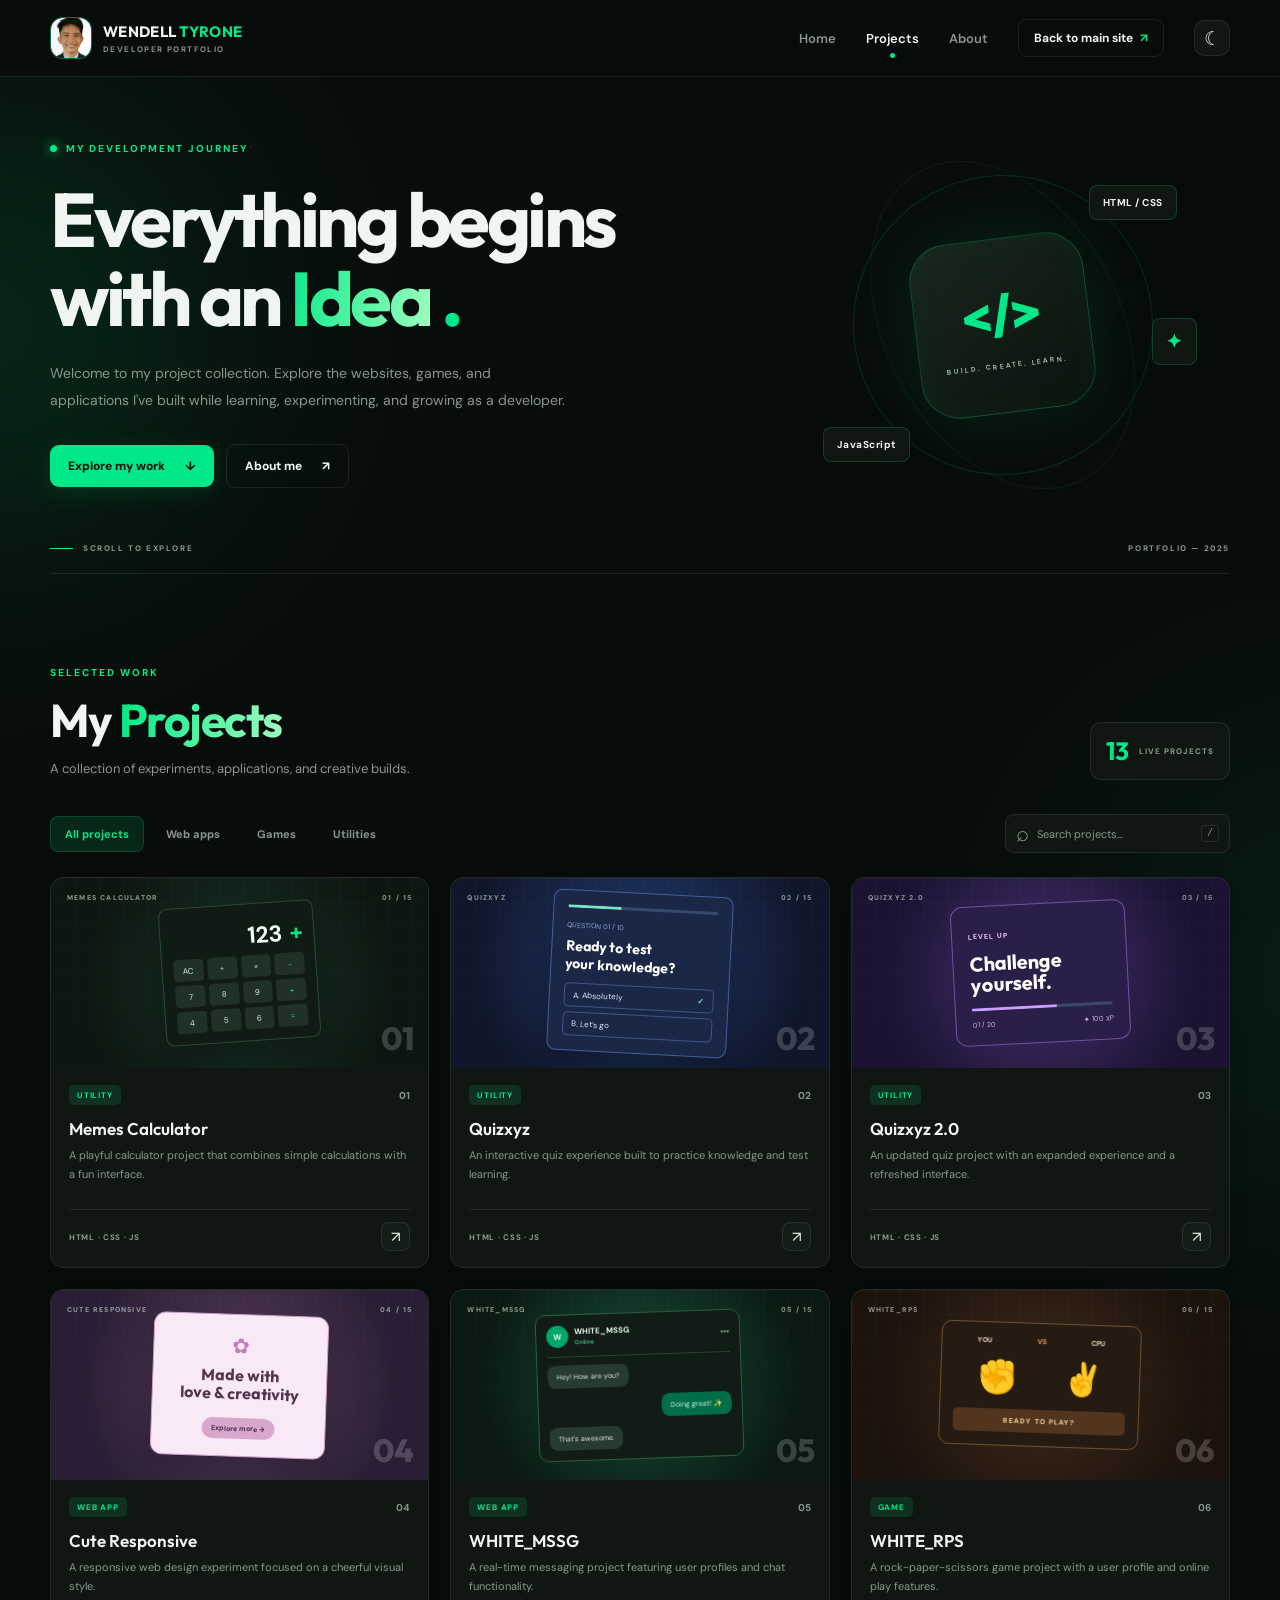
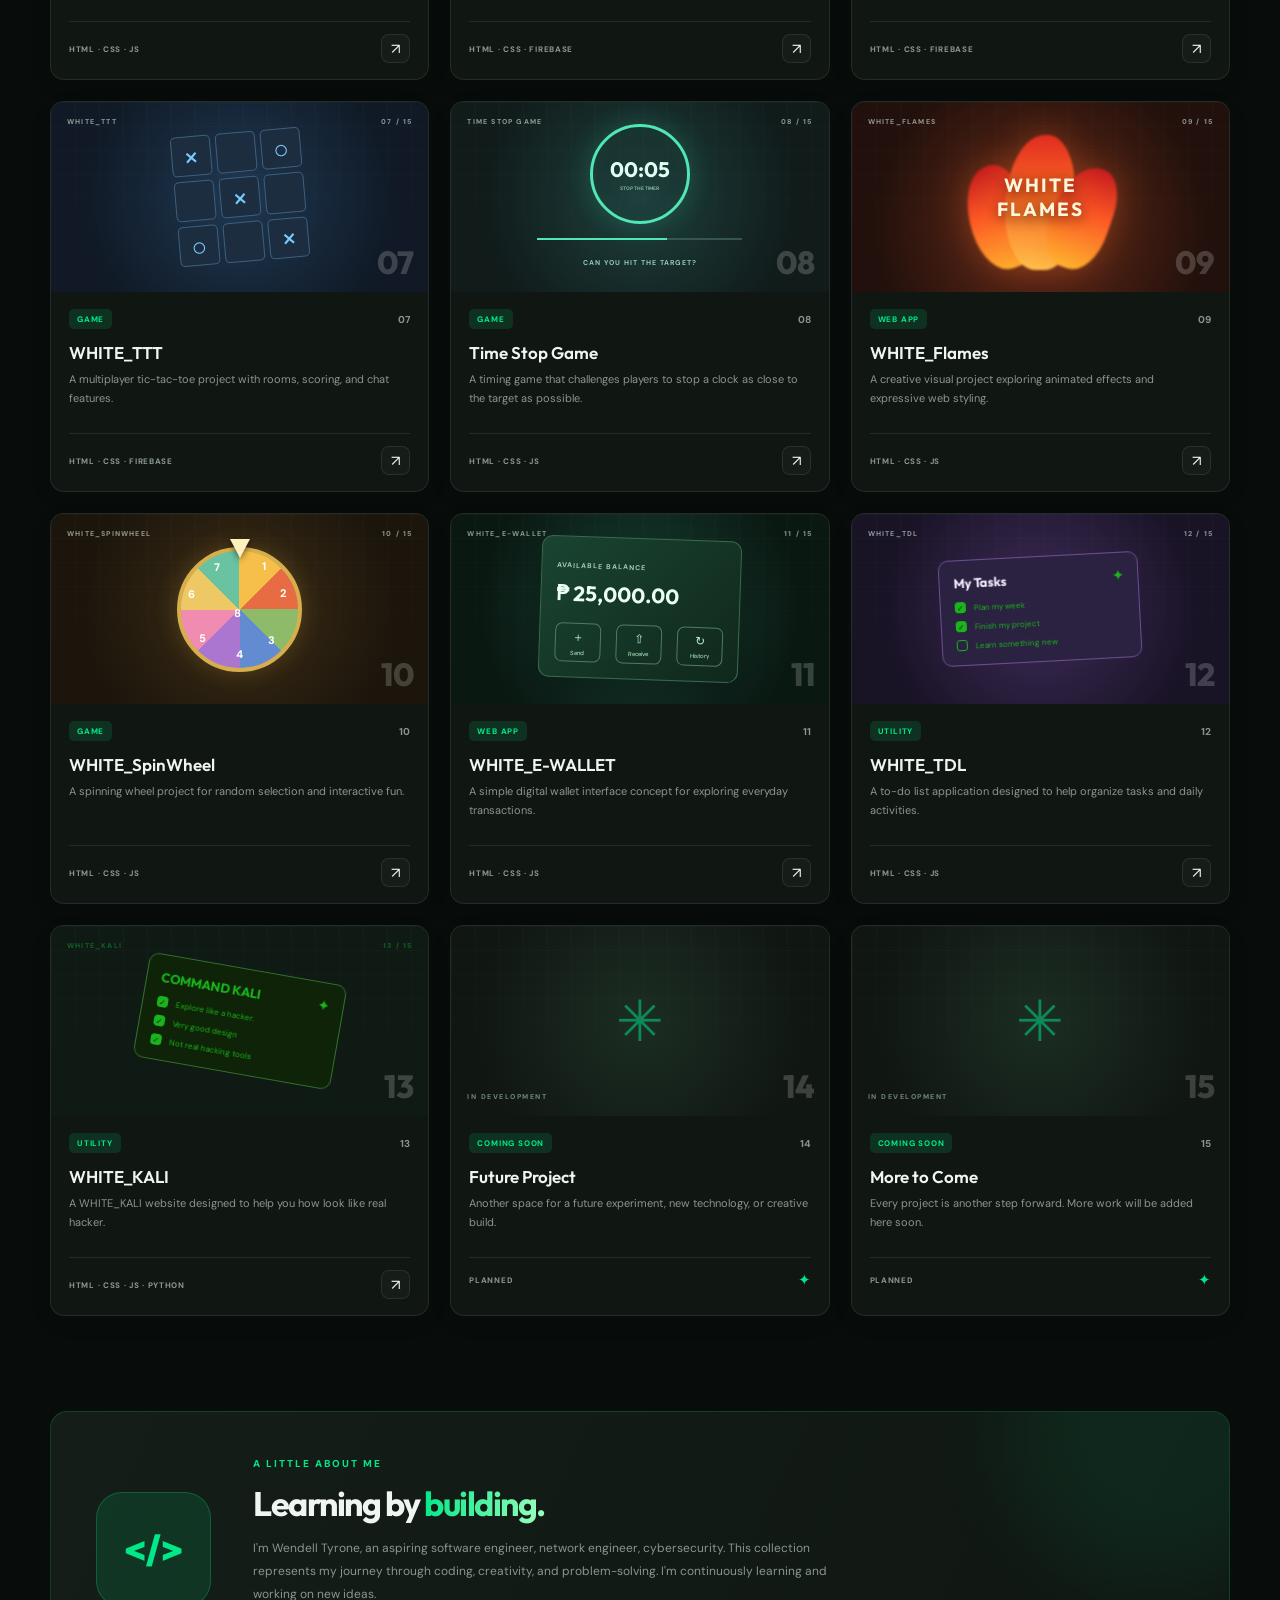
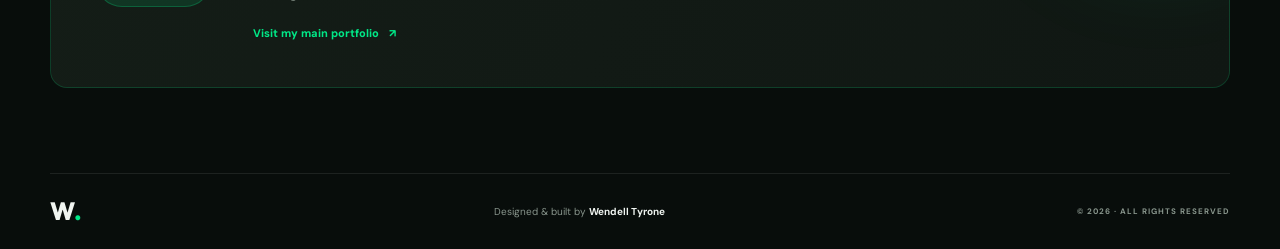
<file: myproject.html>
<!DOCTYPE html>
<html lang="en">

<head>
    <meta charset="UTF-8">
    <meta name="viewport" content="width=device-width, initial-scale=1.0">
    <meta name="theme-color" content="#080d0b">
    <title>Wendell Tyrone | Project Portfolio</title>
    <link rel="icon" href="pfp.jpg">
    <link rel="preconnect" href="https://fonts.googleapis.com">
    <link rel="preconnect" href="https://fonts.gstatic.com" crossorigin>
    <link
        href="https://fonts.googleapis.com/css2?family=DM+Sans:wght@400;500;600;700&family=Outfit:wght@400;500;600;700;800&display=swap"
        rel="stylesheet">



    <style>
        :root {
            --bg: #080d0b;
            --surface: #101713;
            --surface-2: #141d17;
            --surface-3: #1a251e;
            --text: #f0f5f1;
            --muted: #89968d;
            --accent: #00e887;
            --accent-soft: rgba(0, 232, 135, .12);
            --border: rgba(255, 255, 255, .085);
            --header: rgba(8, 13, 11, .82);
            --shadow: 0 18px 55px rgba(0, 0, 0, .2);

            --w1: gold;
        }

        body.light {
            --bg: #f4f8f5;
            --surface: #ffffff;
            --surface-2: #edf3ef;
            --surface-3: #e5eee8;
            --text: #17241b;
            --muted: #66766b;
            --accent: #008e52;
            --accent-soft: rgba(0, 142, 82, .09);
            --border: rgba(16, 42, 25, .12);
            --header: rgba(244, 248, 245, .88);
            --shadow: 0 18px 55px rgba(20, 50, 30, .08);

            --w1: red;
        }

        * {
            margin: 0;
            padding: 0;
            box-sizing: border-box;
        }

        html {
            scroll-behavior: smooth;
            scroll-padding-top: 100px;
        }

        body {
            min-height: 100vh;
            overflow-x: hidden;
            background: var(--bg);
            color: var(--text);
            font-family: "DM Sans", sans-serif;
            transition: background .3s, color .3s;
        }

        button,
        input {
            font: inherit;
        }

        button,
        a {
            -webkit-tap-highlight-color: transparent;
        }

        a {
            color: inherit;
            text-decoration: none;
        }

        button {
            cursor: pointer;
        }

        ::selection {
            background: var(--accent);
            color: #06120b;
        }

        /* BACKGROUND */

        .ambient {
            position: absolute;
            width: 450px;
            height: 450px;
            border-radius: 50%;
            filter: blur(120px);
            opacity: .11;
            pointer-events: none;
            z-index: -1;
        }

        .ambient-one {
            background: #00ff88;
            top: 100px;
            left: -240px;
        }

        .ambient-two {
            background: #009c72;
            top: 750px;
            right: -280px;
        }

        /* NAVIGATION */

        .header {
            position: sticky;
            top: 0;
            z-index: 100;
            background: var(--header);
            border-bottom: 1px solid var(--border);
            backdrop-filter: blur(20px);
            -webkit-backdrop-filter: blur(20px);
        }

        .navbar {
            width: min(1180px, calc(100% - 48px));
            height: 76px;
            margin: auto;
            display: flex;
            align-items: center;
            justify-content: space-between;
        }

        .brand {
            display: flex;
            align-items: center;
            gap: 11px;
        }

        .pfp {
            width: 42px;
            height: 42px;
            object-fit: cover;
            border-radius: 13px;
            border: 1px solid rgba(0, 232, 135, .4);
            background: var(--surface-2);
        }

        .brand-name {
            display: flex;
            flex-direction: column;
            gap: 3px;
        }

        .brand-name strong {
            font-family: "Outfit", sans-serif;
            font-size: 15px;
            letter-spacing: .3px;
        }

        .brand-name strong span {
            color: var(--accent);
        }

        .brand-name small {
            color: var(--muted);
            font-size: 8px;
            font-weight: 700;
            letter-spacing: 1.4px;
        }

        .nav-menu {
            display: flex;
            align-items: center;
            gap: 30px;
        }

        .nav-link {
            color: var(--muted);
            font-size: 13px;
            font-weight: 600;
            transition: color .2s;
        }

        .nav-link:hover,
        .nav-link.active {
            color: var(--text);
        }

        .nav-link.active {
            position: relative;
        }

        .nav-link.active::after {
            content: "";
            position: absolute;
            width: 5px;
            height: 5px;
            border-radius: 50%;
            background: var(--accent);
            left: calc(50% - 2.5px);
            bottom: -11px;
        }

        .nav-home {
            padding: 10px 15px;
            border: 1px solid var(--border);
            border-radius: 9px;
            font-size: 12px;
            font-weight: 700;
            transition: .2s;
        }

        .nav-home span {
            margin-left: 4px;
            color: var(--accent);
        }

        .nav-home:hover {
            background: var(--accent-soft);
            border-color: var(--accent);
        }

        .theme-toggle {
            width: 36px;
            height: 36px;
            border: 1px solid var(--border);
            border-radius: 10px;
            background: var(--surface);
            color: var(--text);
            font-size: 19px;
            transition: .2s;
        }

        .theme-toggle:hover {
            border-color: var(--accent);
            color: var(--accent);
        }

        .menu-toggle {
            display: none;
        }

        /* HERO */

        .hero {
            width: min(1180px, calc(100% - 48px));
            min-height: 490px;
            margin: auto;
            position: relative;
            display: flex;
            align-items: center;
            justify-content: space-between;
            border-bottom: 1px solid var(--border);
        }

        .hero-content {
            position: relative;
            z-index: 2;
            max-width: 660px;
            padding: 65px 0 85px;
        }

        .eyebrow,
        .section-label {
            display: flex;
            align-items: center;
            gap: 9px;
            color: var(--accent);
            font-size: 10px;
            font-weight: 800;
            letter-spacing: 2px;
        }

        .status-dot {
            width: 7px;
            height: 7px;
            background: var(--accent);
            border-radius: 50%;
            box-shadow: 0 0 12px var(--accent);
            animation: pulse 2s infinite;
        }

        @keyframes pulse {

            0%,
            100% {
                opacity: 1;
                box-shadow: 0 0 12px var(--accent);
            }

            50% {
                opacity: .55;
                box-shadow: 0 0 3px var(--accent);
            }
        }

        .hero h1 {
            margin-top: 25px;
            font-family: "Outfit", sans-serif;
            font-size: clamp(45px, 6.2vw, 76px);
            line-height: 1.04;
            font-weight: 700;
            letter-spacing: -3.5px;
        }

        .gradient-text {
            background: linear-gradient(100deg, var(--accent), #9dffbe);
            -webkit-background-clip: text;
            background-clip: text;
            color: transparent;
        }

        .accent-dot {
            color: var(--accent);
        }

        .hero-description {
            max-width: 520px;
            margin-top: 22px;
            color: var(--muted);
            font-size: 14px;
            line-height: 1.9;
        }

        .hero-actions {
            display: flex;
            align-items: center;
            gap: 12px;
            margin-top: 31px;
        }

        .primary-btn,
        .secondary-btn {
            display: inline-flex;
            align-items: center;
            justify-content: center;
            gap: 20px;
            padding: 13px 18px;
            border-radius: 9px;
            font-size: 12px;
            font-weight: 800;
            transition: transform .2s, background .2s, border .2s;
        }

        .primary-btn {
            background: var(--accent);
            color: #06130c;
            box-shadow: 0 5px 25px rgba(0, 232, 135, .13);
        }

        .primary-btn:hover {
            transform: scale(1.08);
            box-shadow: 0 8px 30px rgba(0, 232, 135, .25);
            background-color: gold;
        }

        .secondary-btn {
            border: 1px solid var(--border);
            color: var(--text);
        }

        .secondary-btn:hover {
            border-color: var(--accent);
            background: var(--accent-soft);
        }

        .hero-visual {
            position: absolute;
            right: 4%;
            top: 50%;
            width: 360px;
            height: 360px;
            transform: translateY(-50%);
            display: flex;
            align-items: center;
            justify-content: center;
        }

        .orbit {
            position: absolute;
            border: 1px solid rgba(0, 232, 135, .14);
            border-radius: 50%;
            transform: rotate(-28deg);
        }

        .orbit-one {
            width: 300px;
            height: 300px;
        }

        .orbit-two {
            width: 235px;
            height: 350px;
            border-color: rgba(0, 232, 135, .08);
        }

        .hero-core {
            width: 175px;
            height: 175px;
            border-radius: 38px;
            background: linear-gradient(145deg, #18261e, #0b130e);
            border: 1px solid rgba(0, 232, 135, .25);
            display: flex;
            flex-direction: column;
            justify-content: center;
            align-items: center;
            gap: 13px;
            box-shadow: 0 0 70px rgba(0, 232, 135, .1), inset 0 0 35px rgba(0, 232, 135, .04);
            transform: rotate(-7deg);
        }

        .core-symbol {
            font-family: "Outfit", sans-serif;
            font-size: 53px;
            color: var(--accent);
            font-weight: 800;
        }

        .hero-core>span {
            color: #9cac9f;
            font-size: 7px;
            font-weight: 800;
            letter-spacing: 2px;
        }

        .floating-chip {
            position: absolute;
            padding: 10px 13px;
            border: 1px solid rgba(0, 232, 135, .2);
            border-radius: 8px;
            background: var(--surface);
            box-shadow: var(--shadow);
            color: var(--text);
            font-size: 10px;
            font-weight: 700;
            letter-spacing: .5px;
            animation: float 5s ease-in-out infinite;
        }

        .chip-top {
            top: 40px;
            right: 6px;
        }

        .chip-bottom {
            bottom: 43px;
            left: 0;
            animation-delay: -2s;
        }

        .chip-side {
            top: 48%;
            right: -14px;
            color: var(--accent);
            font-size: 19px;
            animation-delay: -3s;
        }

        @keyframes float {

            0%,
            100% {
                transform: translateY(0);
            }

            50% {
                transform: translateY(-9px);
            }
        }

        .hero-bottom {
            position: absolute;
            left: 0;
            right: 0;
            bottom: 20px;
            display: flex;
            justify-content: space-between;
            color: var(--muted);
            font-size: 8px;
            font-weight: 800;
            letter-spacing: 1.6px;
        }

        .hero-bottom>span:first-child {
            display: flex;
            align-items: center;
            gap: 10px;
        }

        .scroll-line {
            display: inline-block;
            width: 23px;
            height: 1px;
            background: var(--accent);
        }

        /* PROJECT SECTION */

        .projects-section {
            width: min(1180px, calc(100% - 48px));
            margin: auto;
            padding: 92px 0 95px;
        }

        .section-heading {
            display: flex;
            align-items: flex-end;
            justify-content: space-between;
            gap: 25px;
        }

        .section-heading h2,
        .about-copy h2 {
            margin-top: 12px;
            font-family: "Outfit", sans-serif;
            font-size: clamp(33px, 4vw, 46px);
            letter-spacing: -1.5px;
        }

        .section-heading p {
            margin-top: 9px;
            color: var(--muted);
            font-size: 13px;
            line-height: 1.7;
        }

        .project-counter {
            display: flex;
            align-items: center;
            gap: 10px;
            padding: 12px 15px;
            border: 1px solid var(--border);
            border-radius: 11px;
            background: var(--surface);
        }

        .project-counter strong {
            color: var(--accent);
            font-family: "Outfit", sans-serif;
            font-size: 25px;
        }

        .project-counter span {
            color: var(--muted);
            font-size: 8px;
            font-weight: 800;
            letter-spacing: 1.1px;
        }

        .project-toolbar {
            display: flex;
            align-items: center;
            justify-content: space-between;
            gap: 20px;
            margin: 34px 0 24px;
        }

        .filters {
            display: flex;
            align-items: center;
            flex-wrap: wrap;
            gap: 7px;
        }

        .filter-btn {
            padding: 10px 14px;
            background: transparent;
            border: 1px solid transparent;
            border-radius: 8px;
            color: var(--muted);
            font-size: 11px;
            font-weight: 700;
            transition: .2s;
        }

        .filter-btn:hover {
            color: var(--text);
            background: var(--surface);
        }

        .filter-btn.active {
            color: var(--accent);
            background: var(--accent-soft);
            border-color: rgba(0, 232, 135, .18);
        }

        .search-box {
            width: 225px;
            height: 39px;
            display: flex;
            align-items: center;
            gap: 8px;
            padding: 0 10px;
            background: var(--surface);
            border: 1px solid var(--border);
            border-radius: 9px;
            transition: border .2s;
        }

        .search-box:focus-within {
            border-color: var(--accent);
        }

        .search-icon {
            font-size: 22px;
            color: var(--muted);
            line-height: 1;
        }

        .search-box input {
            min-width: 0;
            flex: 1;
            border: none;
            outline: none;
            color: var(--text);
            background: transparent;
            font-size: 11px;
        }

        .search-box input::placeholder {
            color: var(--muted);
        }

        .search-box kbd {
            padding: 2px 5px;
            border: 1px solid var(--border);
            border-radius: 4px;
            color: var(--muted);
            font-size: 10px;
        }

        /* PROJECT CARDS */

        .project-grid {
            display: grid;
            grid-template-columns: repeat(3, minmax(0, 1fr));
            gap: 21px;
        }

        .project-card {
            min-width: 0;
            overflow: hidden;
            border: 1px solid var(--border);
            border-radius: 14px;
            background: var(--surface);
            box-shadow: 0 7px 25px rgba(0, 0, 0, .06);
            transition: transform .28s, border-color .28s, box-shadow .28s;
            animation: card-in .5s both;
        }

        .project-card:hover {
            transform: scale(1.06);
            border-color: var(--w1);
            box-shadow: 0 17px 40px rgba(0, 0, 0, .17);

        }

        @keyframes card-in {
            from {
                opacity: 0;
                transform: translateY(12px);
            }

            to {
                opacity: 1;
                transform: translateY(0);
            }
        }

        .card-preview {
            position: relative;
            height: 190px;
            overflow: hidden;
            display: flex;
            align-items: center;
            justify-content: center;
            background: #101a14;
            isolation: isolate;
        }

        .card-preview::before {
            content: "";
            position: absolute;
            inset: 0;
            z-index: -1;
            background-image: linear-gradient(rgba(255, 255, 255, .025) 1px, transparent 1px),
                linear-gradient(90deg, rgba(255, 255, 255, .025) 1px, transparent 1px);
            background-size: 24px 24px;
            mask-image: linear-gradient(to bottom, black, transparent);
        }

        .preview-top {
            position: absolute;
            top: 15px;
            left: 16px;
            right: 16px;
            display: flex;
            justify-content: space-between;
            color: rgba(220, 239, 224, .6);
            font-size: 7px;
            font-weight: 800;
            letter-spacing: 1.2px;
        }

        .preview-number {
            position: absolute;
            right: 14px;
            bottom: 10px;
            color: rgba(255, 255, 255, .19);
            font-family: "Outfit", sans-serif;
            font-size: 32px;
            font-weight: 800;
        }

        .card-content {
            padding: 17px 18px 16px;
        }

        .card-meta {
            display: flex;
            align-items: center;
            justify-content: space-between;
        }

        .category-tag {
            padding: 5px 8px;
            background: var(--accent-soft);
            border-radius: 5px;
            color: var(--accent);
            font-size: 8px;
            font-weight: 800;
            letter-spacing: .8px;
        }

        .project-index {
            color: var(--muted);
            font-size: 10px;
            font-weight: 700;
        }

        .card-content h3 {
            margin-top: 13px;
            font-family: "Outfit", sans-serif;
            font-size: 17px;
            font-weight: 600;
        }

        .card-content p {
            min-height: 48px;
            margin-top: 7px;
            color: var(--muted);
            font-size: 11px;
            line-height: 1.7;
        }

        .card-footer {
            display: flex;
            align-items: center;
            justify-content: space-between;
            gap: 8px;
            margin-top: 15px;
            padding-top: 12px;
            border-top: 1px solid var(--border);
        }

        .tech-label {
            color: var(--muted);
            font-size: 8px;
            font-weight: 800;
            letter-spacing: .7px;
        }

        .project-link {
            width: 29px;
            height: 29px;
            display: grid;
            place-items: center;
            border: 1px solid var(--border);
            border-radius: 8px;
            background: var(--surface-2);
            color: var(--text);
            font-size: 15px;
            transition: .2s;
        }

        .project-link:hover {
            color: #06130c;
            background: var(--accent);
            border-color: var(--accent);
            transform: rotate(45deg);
        }

        .empty-state {
            padding: 55px 20px;
            text-align: center;
            border: 1px dashed var(--border);
            border-radius: 12px;
        }

        .empty-state>span {
            color: var(--accent);
            font-size: 32px;
        }

        .empty-state h3 {
            margin-top: 10px;
            font-family: "Outfit", sans-serif;
        }

        .empty-state p {
            margin-top: 7px;
            color: var(--muted);
            font-size: 12px;
        }

        [hidden] {
            display: none !important;
        }

        /* PROJECT PREVIEW ART */

        .preview-calculator {
            background: radial-gradient(circle at 50% 55%, #19372b, #0d1711 70%);
        }

        .calc-window {
            width: 155px;
            padding: 11px;
            border: 1px solid #2b4939;
            border-radius: 9px;
            background: #101b15;
            box-shadow: 0 12px 30px #0005;
            transform: rotate(-4deg);
        }

        .calc-screen {
            height: 40px;
            display: flex;
            justify-content: flex-end;
            align-items: center;
            color: #eafff0;
            font-size: 23px;
            font-weight: 700;
        }

        .calc-screen span {
            color: #00e887;
            margin-left: 7px;
        }

        .calc-keys {
            display: grid;
            grid-template-columns: repeat(4, 1fr);
            gap: 4px;
        }

        .calc-keys i {
            padding: 6px 0;
            text-align: center;
            border-radius: 4px;
            background: #203127;
            color: #d7f5e0;
            font-size: 8px;
            font-style: normal;
        }

        .calc-keys i:nth-child(4n) {
            color: #00e887;
        }

        .preview-quiz {
            background: radial-gradient(circle at 50% 40%, #243d75, #10172b 75%);
        }

        .quiz-window {
            width: 180px;
            padding: 14px;
            border: 1px solid #465f99;
            border-radius: 9px;
            background: #1a2747;
            box-shadow: 0 12px 30px #0004;
            transform: rotate(3deg);
        }

        .quiz-progress,
        .quiz2-progress {
            height: 3px;
            overflow: hidden;
            background: #384a6b;
            border-radius: 5px;
        }

        .quiz-progress span {
            display: block;
            width: 35%;
            height: 100%;
            background: #76e5c4;
        }

        .quiz-window small {
            display: block;
            margin-top: 13px;
            color: #91a5d5;
            font-size: 7px;
        }

        .quiz-window strong {
            display: block;
            margin: 7px 0 10px;
            color: white;
            font-family: "Outfit", sans-serif;
            font-size: 14px;
            line-height: 1.3;
        }

        .quiz-option {
            margin-top: 5px;
            padding: 6px 8px;
            border: 1px solid #425783;
            border-radius: 5px;
            color: #e1e9ff;
            font-size: 8px;
        }

        .quiz-option b {
            float: right;
            color: #76e5c4;
        }

        .preview-quiz2 {
            background: radial-gradient(circle at 50% 50%, #443070, #1c1231 75%);
        }

        .quiz2-window {
            width: 175px;
            padding: 16px;
            border: 1px solid #7152a3;
            border-radius: 12px;
            background: #2b1e48;
            transform: rotate(-3deg);
        }

        .quiz2-badge {
            color: #e8c4ff;
            font-size: 7px;
            font-weight: 800;
            letter-spacing: 1px;
        }

        .quiz2-window strong {
            display: block;
            margin: 9px 0 13px;
            color: #fff;
            font-family: "Outfit", sans-serif;
            font-size: 20px;
            line-height: 1.05;
        }

        .quiz2-progress span {
            display: block;
            width: 60%;
            height: 100%;
            background: #cf9cff;
        }

        .quiz2-bottom {
            display: flex;
            justify-content: space-between;
            margin-top: 9px;
            color: #d3b4f3;
            font-size: 7px;
        }

        .preview-cute {
            background: radial-gradient(circle at 50% 50%, #60435e, #291e35 75%);
        }

        .cute-window {
            width: 175px;
            padding: 17px;
            border: 1px solid #cfa2cb;
            border-radius: 12px;
            background: #f9e8f5;
            color: #54354e;
            text-align: center;
            transform: rotate(2deg);
            box-shadow: 0 12px 35px #0004;
        }

        .cute-star {
            display: block;
            color: #c27db7;
            font-size: 21px;
        }

        .cute-window strong {
            display: block;
            margin: 7px 0 13px;
            font-family: "Outfit", sans-serif;
            font-size: 16px;
            line-height: 1.1;
        }

        .cute-button {
            display: inline-block;
            padding: 6px 10px;
            border-radius: 20px;
            background: #d9a6ce;
            color: #472c42;
            font-size: 7px;
            font-weight: 700;
        }

        .preview-chat {
            background: radial-gradient(circle at 50% 45%, #164b37, #0a1912 75%);
        }

        .chat-window {
            width: 205px;
            padding: 10px;
            border: 1px solid #2c5b43;
            border-radius: 10px;
            background: #101c15;
            transform: rotate(-2deg);
        }

        .chat-head {
            display: flex;
            align-items: center;
            gap: 6px;
            padding-bottom: 9px;
            border-bottom: 1px solid #294033;
            color: #e9fff1;
            font-size: 8px;
            font-weight: 700;
        }

        .chat-avatar {
            display: grid;
            width: 22px;
            height: 22px;
            place-items: center;
            border-radius: 50%;
            background: #00a76d;
        }

        .chat-head small {
            display: block;
            margin-top: 2px;
            color: #63d69e;
            font-size: 6px;
            font-weight: 500;
        }

        .chat-head i {
            margin-left: auto;
            color: #8ba594;
            font-style: normal;
        }

        .chat-bubble {
            width: fit-content;
            max-width: 80%;
            margin-top: 8px;
            padding: 7px 9px;
            border-radius: 8px;
            color: #dff5e6;
            font-size: 7px;
        }

        .bubble-left {
            background: #273b30;
        }

        .bubble-right {
            margin-left: auto;
            background: #006e48;
        }

        .preview-rps {
            background: radial-gradient(circle at 50% 50%, #3e2919, #1d130d 75%);
        }

        .rps-window {
            width: 200px;
            padding: 13px;
            border: 1px solid #70502b;
            border-radius: 10px;
            background: #261b12;
            transform: rotate(2deg);
        }

        .rps-score {
            display: flex;
            align-items: center;
            justify-content: space-around;
            color: #e9d4b7;
            font-size: 7px;
            font-weight: 800;
        }

        .rps-score b {
            color: #e9a34a;
        }

        .rps-hands {
            display: flex;
            justify-content: space-around;
            margin: 11px 0;
            font-size: 32px;
        }

        .rps-result {
            padding: 7px;
            border-radius: 5px;
            background: #52351e;
            color: #f8d29b;
            text-align: center;
            font-size: 7px;
            font-weight: 800;
            letter-spacing: 1px;
        }

        .preview-ttt {
            background: radial-gradient(circle at 50% 50%, #1e3852, #101925 75%);
        }

        .ttt-board {
            width: 130px;
            height: 130px;
            display: grid;
            grid-template-columns: repeat(3, 1fr);
            gap: 5px;
            transform: rotate(-5deg);
        }

        .ttt-board span {
            display: grid;
            place-items: center;
            border: 1px solid #3e5f7d;
            border-radius: 5px;
            background: #1b2d3e;
            color: #77c9ff;
            font-family: "Outfit", sans-serif;
            font-size: 26px;
        }

        .ttt-board span:nth-child(2n) {
            color: #ed9ddc;
        }

        .preview-time {
            background: radial-gradient(circle at 50% 50%, #1e403d, #101b1a 75%);
        }

        .time-window {
            width: 205px;
            text-align: center;
        }

        .time-circle {
            width: 100px;
            height: 100px;
            display: flex;
            flex-direction: column;
            justify-content: center;
            align-items: center;
            margin: auto;
            border: 3px solid #51e6b4;
            border-radius: 50%;
            box-shadow: 0 0 28px #36dfae33, inset 0 0 20px #36dfae11;
        }

        .time-circle span {
            color: #e0fff2;
            font-family: "Outfit", sans-serif;
            font-size: 21px;
            font-weight: 700;
        }

        .time-circle small {
            margin-top: 3px;
            color: #80b6a5;
            font-size: 5px;
            font-weight: 800;
        }

        .time-line {
            height: 2px;
            margin: 14px 0 9px;
            background: #36554e;
        }

        .time-line span {
            display: block;
            width: 63%;
            height: 100%;
            background: #51e6b4;
        }

        .time-window>strong {
            color: #95caba;
            font-size: 7px;
            letter-spacing: 1px;
        }

        .preview-flames {
            background: radial-gradient(circle at 50% 65%, #672b17, #21100c 75%);
        }

        .flame-art {
            position: relative;
            width: 190px;
            height: 145px;
            display: flex;
            align-items: center;
            justify-content: center;
        }

        .flame {
            position: absolute;
            bottom: 0;
            width: 60px;
            height: 105px;
            border-radius: 60% 40% 45% 45%;
            transform: rotate(0deg);
            filter: blur(1px);
            background: linear-gradient(to top, #ffb12e, #fc5925 55%, #c61d1d);
            box-shadow: 0 0 35px #ff6c2b55;
        }

        .flame-a {
            left: 24px;
            transform: rotate(-19deg);
        }

        .flame-b {
            width: 70px;
            height: 135px;
            background: linear-gradient(to top, #ffc14a, #fa6a24 55%, #e12d20);
        }

        .flame-c {
            right: 24px;
            transform: rotate(19deg);
        }

        .flame-art strong {
            z-index: 2;
            color: #fff5d8;
            font-family: "Outfit", sans-serif;
            font-size: 19px;
            text-align: center;
            letter-spacing: 2px;
            text-shadow: 0 3px 14px #3b100a;
        }

        .preview-wheel {
            background: radial-gradient(circle at 50% 50%, #3d2d15, #1b150c 75%);
        }

        .wheel-art {
            position: relative;
            width: 125px;
            height: 125px;
        }

        .wheel {
            width: 125px;
            height: 125px;
            display: grid;
            grid-template-columns: repeat(2, 1fr);
            grid-template-rows: repeat(4, 1fr);
            overflow: hidden;
            border: 4px solid #d6ae4c;
            border-radius: 50%;
            background: conic-gradient(#f6bf4a 0deg 45deg, #e76b43 45deg 90deg, #8dbb69 90deg 135deg, #628bd2 135deg 180deg, #aa76cf 180deg 225deg, #ef8cb0 225deg 270deg, #efc866 270deg 315deg, #69c2a0 315deg);
            box-shadow: 0 0 24px #eab84b33;
        }

        .wheel span {
            position: absolute;
            color: #fff;
            font-size: 11px;
            font-weight: 800;
        }

        .wheel span:nth-child(1) {
            top: 12px;
            left: 85px;
        }

        .wheel span:nth-child(2) {
            top: 39px;
            left: 103px;
        }

        .wheel span:nth-child(3) {
            top: 86px;
            left: 91px;
        }

        .wheel span:nth-child(4) {
            top: 100px;
            left: 59px;
        }

        .wheel span:nth-child(5) {
            top: 84px;
            left: 22px;
        }

        .wheel span:nth-child(6) {
            top: 40px;
            left: 11px;
        }

        .wheel span:nth-child(7) {
            top: 13px;
            left: 37px;
        }

        .wheel span:nth-child(8) {
            top: 59px;
            left: 57px;
        }

        .wheel-pointer {
            position: absolute;
            z-index: 2;
            top: -8px;
            left: 53px;
            width: 0;
            height: 0;
            border-left: 10px solid transparent;
            border-right: 10px solid transparent;
            border-top: 19px solid #fff1bd;
            filter: drop-shadow(0 2px 3px #0008);
        }

        .preview-wallet {
            background: radial-gradient(circle at 50% 50%, #194536, #0a1812 75%);
        }

        .wallet-window {
            width: 200px;
            padding: 15px;
            border: 1px solid #376b4e;
            border-radius: 11px;
            background: linear-gradient(135deg, #1a4431, #10281c);
            box-shadow: 0 12px 30px #0004;
            transform: rotate(2deg);
        }

        .wallet-window>small {
            color: #a7cbb4;
            font-size: 7px;
            font-weight: 700;
            letter-spacing: 1px;
        }

        .wallet-window>strong {
            display: block;
            margin-top: 7px;
            color: #eafff0;
            font-family: "Outfit", sans-serif;
            font-size: 21px;
        }

        .wallet-actions {
            display: flex;
            justify-content: space-between;
            margin-top: 17px;
        }

        .wallet-actions span {
            display: flex;
            width: 46px;
            height: 39px;
            flex-direction: column;
            align-items: center;
            justify-content: center;
            gap: 3px;
            border: 1px solid #4e7c5d;
            border-radius: 7px;
            color: #b9f5cb;
            font-size: 12px;
        }

        .wallet-actions small {
            font-size: 6px;
        }

        .preview-todo {
            background: radial-gradient(circle at 50% 50%, #3d2b57, #191326 75%);
        }

        .todo-window {
            width: 200px;
            padding: 14px;
            border: 1px solid #6b4d8e;
            border-radius: 10px;
            background: #2b2140;
            transform: rotate(-3deg);
        }

        .todo-window>strong {
            display: flex;
            justify-content: space-between;
            margin-bottom: 11px;
            color: #f5eaff;
            font-family: "Outfit", sans-serif;
            font-size: 13px;
        }

        .todo-window>strong span {
            color: #d8aaff;
        }

        .todo-item {
            display: flex;
            align-items: center;
            gap: 8px;
            margin-top: 8px;
            color: #d9cbe9;
            font-size: 8px;
        }

        .todo-item i {
            width: 11px;
            height: 11px;
            display: grid;
            place-items: center;
            border: 1px solid #997cb6;
            border-radius: 3px;
            color: #241a33;
            font-size: 8px;
            font-style: normal;
        }

        .todo-item i.checked {
            background: #bd8eea;
            border-color: #bd8eea;
        }

        .todo-windows {
            width: 200px;
            padding: 14px;
            border: 1px solid #31722b;
            border-radius: 10px;
            background: #0e2307;
            transform: rotate(10deg);
        }

        .card-previews {
            position: relative;
            height: 190px;
            overflow: hidden;
            display: flex;
            align-items: center;
            justify-content: center;
            background: #101a14;
            isolation: isolate;
        }

        .card-previews::before {
            content: "";
            position: absolute;
            inset: 0;
            z-index: -1;
            background-image: linear-gradient(rgba(255, 255, 255, .025) 1px, transparent 1px),
                linear-gradient(90deg, rgba(255, 255, 255, .025) 1px, transparent 1px);
            background-size: 24px 24px;
            mask-image: linear-gradient(to bottom, black, transparent);
        }

        .todo-windows>strong {
            display: flex;
            justify-content: space-between;
            margin-bottom: 11px;
            color: #19b51c;
            font-family: "Outfit", sans-serif;
            font-size: 13px;
        }

        .todo-window>strong span {
            color: #19b51c;
        }

        .todo-item {
            display: flex;
            align-items: center;
            gap: 8px;
            margin-top: 8px;
            color: #19b51c;
            font-size: 8px;
        }

        .todo-item i {
            width: 11px;
            height: 11px;
            display: grid;
            place-items: center;
            border: 1px solid #19b51c;
            border-radius: 3px;
            color: #241a33;
            font-size: 8px;
            font-style: normal;
        }

        .todo-item i.checked {
            background: #19b51c;
            border-color: #19b51c;
        }

        .preview-tops {
            position: absolute;
            top: 15px;
            left: 16px;
            right: 16px;
            display: flex;
            justify-content: space-between;
            color: rgba(18, 106, 37, 0.886);
            font-size: 7px;
            font-weight: 800;
            letter-spacing: 1.2px;
        }

        /* COMING SOON */

        .coming-card .card-preview {
            background: radial-gradient(circle at center, #1b2d23, #101612 80%);
        }

        .coming-symbol {
            color: rgba(0, 232, 135, .5);
            font-size: 57px;
            animation: float 6s ease-in-out infinite;
        }

        .coming-label {
            position: absolute;
            bottom: 15px;
            left: 16px;
            color: rgba(160, 190, 169, .65);
            font-size: 7px;
            font-weight: 800;
            letter-spacing: 1.5px;
        }

        .coming-arrow {
            color: var(--accent);
            font-size: 15px;
        }

        /* ABOUT */

        .about-section {
            width: min(1180px, calc(100% - 48px));
            margin: 0 auto 85px;
        }

        .about-card {
            position: relative;
            overflow: hidden;
            display: flex;
            align-items: center;
            gap: 42px;
            padding: 45px;
            border: 1px solid rgba(0, 232, 135, .18);
            border-radius: 17px;
            background: linear-gradient(115deg, var(--surface-2), var(--surface));
        }

        .about-card::after {
            content: "";
            position: absolute;
            width: 300px;
            height: 300px;
            right: -80px;
            top: -130px;
            border-radius: 50%;
            background: rgba(0, 232, 135, .07);
            filter: blur(40px);
            pointer-events: none;
        }

        .about-mark {
            flex: 0 0 115px;
            width: 115px;
            height: 115px;
            display: grid;
            place-items: center;
            border: 1px solid rgba(0, 232, 135, .24);
            border-radius: 26px;
            background: var(--accent-soft);
            color: var(--accent);
            font-family: "Outfit", sans-serif;
            font-size: 39px;
            font-weight: 800;
        }

        .about-copy {
            max-width: 600px;
            position: relative;
            z-index: 1;
        }

        .about-copy h2 {
            font-size: 34px;
        }

        .about-copy p {
            margin-top: 12px;
            color: var(--muted);
            font-size: 12px;
            line-height: 1.9;
        }

        .about-link {
            display: inline-flex;
            gap: 10px;
            align-items: center;
            margin-top: 20px;
            color: var(--accent);
            font-size: 11px;
            font-weight: 800;
        }

        .about-link:hover {
            text-decoration: underline;
        }

        /* FOOTER */

        .footer {
            width: min(1180px, calc(100% - 48px));
            min-height: 76px;
            margin: auto;
            display: flex;
            align-items: center;
            justify-content: space-between;
            gap: 15px;
            border-top: 1px solid var(--border);
        }

        .footer-brand {
            font-family: "Outfit", sans-serif;
            font-size: 25px;
            font-weight: 800;
        }

        .footer-brand span {
            color: var(--accent);
        }

        .footer p {
            color: var(--muted);
            font-size: 10px;
        }

        .footer p strong {
            color: var(--text);
        }

        .footer-copy {
            color: var(--muted);
            font-size: 8px;
            font-weight: 700;
            letter-spacing: 1px;
        }

        /* TABLET */

        @media (max-width: 950px) {
            .hero-visual {
                right: -10px;
                transform: translateY(-50%) scale(.78);
                transform-origin: center right;
                opacity: .75;
            }

            .hero-content {
                max-width: 570px;
            }

            .hero-description {
                max-width: 450px;
            }

            .project-grid {
                grid-template-columns: repeat(2, minmax(0, 1fr));
            }
        }

        /* MOBILE */

        @media (max-width: 650px) {

            html,
            body {
                width: 100%;
                max-width: 100%;
                overflow-x: hidden;
                position: relative;
            }

            .navbar {
                position: static;
                top: 0;
                width: calc(100% - 32px);
                height: 67px;
            }

            .header {
                position: fixed;
                top: 0;
                left: 0;
                right: 0;
                width: 100%;
                z-index: 100;
                background: var(--header);
                border-bottom: 1px solid var(--border);
                backdrop-filter: blur(20px);
                -webkit-backdrop-filter: blur(20px);
            }

            .brand-name strong {
                font-size: 13px;
            }

            .brand-name small {
                font-size: 7px;
            }

            .pfp {
                width: 37px;
                height: 37px;
            }

            .menu-toggle {
                width: 39px;
                height: 39px;
                display: flex;
                flex-direction: column;
                align-items: center;
                justify-content: center;
                gap: 5px;
                border: 1px solid var(--border);
                border-radius: 9px;
                background: var(--surface);
            }

            .menu-toggle span {
                width: 16px;
                height: 2px;
                border-radius: 2px;
                background: var(--text);
                transition: transform .2s, opacity .2s;
            }

            .menu-toggle.open span:first-child {
                transform: translateY(7px) rotate(45deg);
            }

            .menu-toggle.open span:nth-child(2) {
                opacity: 0;
            }

            .menu-toggle.open span:last-child {
                transform: translateY(-7px) rotate(-45deg);
            }

            .nav-menu {
                position: absolute;
                top: calc(100% + 1px);
                left: 0;
                right: 0;
                display: none;
                flex-direction: column;
                align-items: stretch;
                gap: 0;
                padding: 9px 16px 17px;
                background: var(--header);
                border-bottom: 1px solid var(--border);
                backdrop-filter: blur(20px);
            }

            .nav-menu.open {
                display: flex;
            }

            .nav-link {
                padding: 13px 8px;
                border-bottom: 1px solid var(--border);
            }

            .nav-link.active::after {
                display: none;
            }

            .nav-home {
                margin-top: 12px;
                text-align: center;
            }

            .theme-toggle {
                width: 100%;
                height: 39px;
                margin-top: 10px;
            }

            .hero {
                width: calc(100% - 36px);
                min-height: 510px;
                align-items: flex-start;
            }

            .hero-content {
                padding-top: 68px;
                max-width: 100%;
            }

            .hero h1 {
                font-size: clamp(42px, 12vw, 61px);
                letter-spacing: -2.5px;
            }

            .hero-description {
                max-width: 100%;
                font-size: 12px;
            }

            .hero-visual {
                right: -75px;
                top: auto;
                bottom: 3px;
                width: 200px;
                height: 200px;
                transform: scale(.56);
                transform-origin: bottom right;
                opacity: .38;
            }

            .hero-bottom {
                bottom: 16px;
                font-size: 7px;
            }

            .projects-section {
                width: calc(100% - 36px);
                padding: 65px 0;
            }

            .section-heading {
                align-items: flex-start;
            }

            .section-heading h2 {
                font-size: 35px;
            }

            .section-heading p {
                max-width: 260px;
                font-size: 11px;
            }

            .project-counter {
                padding: 8px;
                gap: 5px;
            }

            .project-counter strong {
                font-size: 20px;
            }

            .project-counter span {
                font-size: 6px;
            }

            .project-toolbar {
                flex-direction: column;
                align-items: stretch;
                gap: 13px;
                margin: 25px 0 19px;
            }

            .filters {
                flex-wrap: nowrap;
                overflow-x: auto;
                padding-bottom: 4px;
            }

            .filter-btn {
                flex-shrink: 0;
                padding: 9px 11px;
                font-size: 10px;
            }

            .search-box {
                width: 100%;
                height: 42px;
            }

            .project-grid {
                gap: 12px;
            }

            .card-preview {
                height: 145px;
            }

            .card-content {
                padding: 12px;
            }

            .card-content h3 {
                margin-top: 10px;
                font-size: 14px;
            }

            .card-content p {
                min-height: 62px;
                font-size: 10px;
            }

            .tech-label {
                font-size: 7px;
            }

            .card-footer {
                margin-top: 12px;
            }

            .category-tag {
                font-size: 7px;
                padding: 4px 6px;
            }

            .project-index {
                font-size: 8px;
            }

            .preview-number {
                right: 9px;
                bottom: 5px;
                font-size: 25px;
            }

            .about-section {
                width: calc(100% - 36px);
                margin-bottom: 55px;
            }

            .about-card {
                flex-direction: column;
                align-items: flex-start;
                gap: 20px;
                padding: 25px;
            }

            .about-mark {
                width: 68px;
                height: 68px;
                flex-basis: 68px;
                border-radius: 17px;
                font-size: 26px;
            }

            .about-copy h2 {
                font-size: 29px;
            }

            .footer {
                width: calc(100% - 36px);
                min-height: 90px;
                flex-wrap: wrap;
                padding: 18px 0;
            }

            .footer-copy {
                width: 100%;
                order: 3;
            }
        }

        /* SMALL PHONES */

        @media (max-width: 380px) {
            .project-grid {
                grid-template-columns: 1fr;
            }

            .card-preview {
                height: 175px;
            }

            .card-content p {
                min-height: auto;
            }

            .project-counter {
                flex-direction: column;
                align-items: center;
            }

            .hero h1 {
                font-size: 40px;
            }

            .hero-actions {
                gap: 8px;
            }

            .primary-btn,
            .secondary-btn {
                padding: 12px;
                font-size: 10px;
            }
        }

        /* ACCESSIBILITY */

        @media (prefers-reduced-motion: reduce) {

            *,
            *::before,
            *::after {
                scroll-behavior: auto !important;
                animation-duration: .01ms !important;
                animation-iteration-count: 1 !important;
                transition-duration: .01ms !important;
            }
        }
    </style>
</head>

<body>

    <div class="ambient ambient-one"></div>
    <div class="ambient ambient-two"></div>

    <header class="header">
        <nav class="navbar">
            <a class="brand" href="#home" aria-label="Wendell Tyrone home">
                <img class="pfp" src="pfp.jpg" alt="Wendell's profile picture">
                <span class="brand-name">
                    <strong>WENDELL <span>TYRONE</span></strong>
                    <small>DEVELOPER PORTFOLIO</small>
                </span>
            </a>

            <button class="menu-toggle" id="menu-toggle" aria-label="Open navigation" aria-expanded="false">
                <span></span><span></span><span></span>
            </button>

            <div class="nav-menu" id="nav-menu">
                <a href="#home" class="nav-link">Home</a>
                <a href="#projects" class="nav-link active">Projects</a>
                <a href="#about" class="nav-link">About</a>
                <a href="index.html" class="nav-home">Back to main site <span>↗</span></a>
                <button class="theme-toggle" id="toggleMode" aria-label="Switch color theme" title="Switch theme">
                    <span id="theme-icon">☾</span>
                </button>
            </div>
        </nav>
    </header>

    <main id="home">
        <section class="hero">
            <div class="hero-content">
                <div class="eyebrow">
                    <span class="status-dot"></span>
                    MY DEVELOPMENT JOURNEY
                </div>

                <h1>
                    Everything begins with an<span class="gradient-text"> Idea</span>
                    <span class="accent-dot">.</span>
                </h1>

                <p class="hero-description">
                    Welcome to my project collection. Explore the websites,
                    games, and applications I've built while learning,
                    experimenting, and growing as a developer.
                </p>

                <div class="hero-actions">
                    <a href="#projects" class="primary-btn">
                        Explore my work <span>↓</span>
                    </a>
                    <a href="#about" class="secondary-btn">
                        About me <span>↗</span>
                    </a>
                </div>
            </div>

            <div class="hero-visual" aria-hidden="true">
                <div class="orbit orbit-one"></div>
                <div class="orbit orbit-two"></div>
                <div class="hero-core">
                    <div class="core-symbol">&lt;/&gt;</div>
                    <span>BUILD. CREATE. LEARN.</span>
                </div>
                <div class="floating-chip chip-top">HTML / CSS</div>
                <div class="floating-chip chip-bottom">JavaScript</div>
                <div class="floating-chip chip-side">✦</div>
            </div>

            <div class="hero-bottom">
                <span><span class="scroll-line"></span> SCROLL TO EXPLORE</span>
                <span>PORTFOLIO — 2025</span>
            </div>
        </section>

        <section class="projects-section" id="projects">
            <div class="section-heading">
                <div>
                    <div class="section-label">SELECTED WORK</div>
                    <h2>My <span class="gradient-text">Projects</span></h2>
                    <p>A collection of experiments, applications, and creative builds.</p>
                </div>

                <div class="project-counter">
                    <strong id="project-count">12</strong>
                    <span>LIVE PROJECTS</span>
                </div>
            </div>

            <div class="project-toolbar">
                <div class="filters" role="group" aria-label="Filter projects">
                    <button class="filter-btn active" data-filter="all">All projects</button>
                    <button class="filter-btn" data-filter="web">Web apps</button>
                    <button class="filter-btn" data-filter="game">Games</button>
                    <button class="filter-btn" data-filter="utility">Utilities</button>
                </div>

                <label class="search-box">
                    <span class="search-icon">⌕</span>
                    <input type="search" id="project-search" placeholder="Search projects..."
                        aria-label="Search projects">
                    <kbd>/</kbd>
                </label>
            </div>

            <div class="project-grid" id="project-grid">

                <article class="project-card" data-category="utility" data-name="memescalculator calculator">
                    <div class="card-preview preview-calculator">
                        <div class="preview-top"><span>MEMES CALCULATOR</span><span>01 / 15</span></div>
                        <div class="calc-window">
                            <div class="calc-screen">123 <span>+</span></div>
                            <div class="calc-keys">
                                <i>AC</i><i>÷</i><i>×</i><i>−</i>
                                <i>7</i><i>8</i><i>9</i><i>+</i>
                                <i>4</i><i>5</i><i>6</i><i>=</i>
                            </div>
                        </div>
                        <span class="preview-number">01</span>
                    </div>
                    <div class="card-content">
                        <div class="card-meta"><span class="category-tag">UTILITY</span><span
                                class="project-index">01</span></div>
                        <h3>Memes Calculator</h3>
                        <p>A playful calculator project that combines simple calculations with a fun interface.</p>
                        <div class="card-footer"><span class="tech-label">HTML · CSS · JS</span><a class="project-link"
                                href="https://wentyrone12.github.io/memescalculator/" target="_blank"
                                rel="noopener noreferrer" aria-label="View Memes Calculator">↗</a></div>
                    </div>
                </article>

                <article class="project-card" data-category="utility" data-name="quizxyz quiz">
                    <div class="card-preview preview-quiz">
                        <div class="preview-top"><span>QUIZXYZ</span><span>02 / 15</span></div>
                        <div class="quiz-window">
                            <div class="quiz-progress"><span></span></div>
                            <small>QUESTION 01 / 10</small>
                            <strong>Ready to test<br>your knowledge?</strong>
                            <div class="quiz-option">A. Absolutely <b>✓</b></div>
                            <div class="quiz-option">B. Let's go</div>
                        </div>
                        <span class="preview-number">02</span>
                    </div>
                    <div class="card-content">
                        <div class="card-meta"><span class="category-tag">UTILITY</span><span
                                class="project-index">02</span></div>
                        <h3>Quizxyz</h3>
                        <p>An interactive quiz experience built to practice knowledge and test learning.</p>
                        <div class="card-footer"><span class="tech-label">HTML · CSS · JS</span><a class="project-link"
                                href="https://wentyrone12.github.io/Quizxyz/" target="_blank" rel="noopener noreferrer"
                                aria-label="View Quizxyz">↗</a></div>
                    </div>
                </article>

                <article class="project-card" data-category="utility" data-name="quizxyz 2.0 quiz">
                    <div class="card-preview preview-quiz2">
                        <div class="preview-top"><span>QUIZXYZ 2.0</span><span>03 / 15</span></div>
                        <div class="quiz2-window">
                            <span class="quiz2-badge">LEVEL UP</span>
                            <strong>Challenge<br>yourself.</strong>
                            <div class="quiz2-progress"><span></span></div>
                            <div class="quiz2-bottom"><span>01 / 20</span><span>✦ 100 XP</span></div>
                        </div>
                        <span class="preview-number">03</span>
                    </div>
                    <div class="card-content">
                        <div class="card-meta"><span class="category-tag">UTILITY</span><span
                                class="project-index">03</span></div>
                        <h3>Quizxyz 2.0</h3>
                        <p>An updated quiz project with an expanded experience and a refreshed interface.</p>
                        <div class="card-footer"><span class="tech-label">HTML · CSS · JS</span><a class="project-link"
                                href="https://wentyrone12.github.io/Quizxyz2.0/" target="_blank"
                                rel="noopener noreferrer" aria-label="View Quizxyz 2.0">↗</a></div>
                    </div>
                </article>

                <article class="project-card" data-category="web" data-name="cute responsive website">
                    <div class="card-preview preview-cute">
                        <div class="preview-top"><span>CUTE RESPONSIVE</span><span>04 / 15</span></div>
                        <div class="cute-window">
                            <span class="cute-star">✿</span>
                            <strong>Made with<br>love & creativity</strong>
                            <span class="cute-button">Explore more →</span>
                        </div>
                        <span class="preview-number">04</span>
                    </div>
                    <div class="card-content">
                        <div class="card-meta"><span class="category-tag">WEB APP</span><span
                                class="project-index">04</span></div>
                        <h3>Cute Responsive</h3>
                        <p>A responsive web design experiment focused on a cheerful visual style.</p>
                        <div class="card-footer"><span class="tech-label">HTML · CSS · JS</span><a class="project-link"
                                href="https://wentyrone12.github.io/cuteresponsive/" target="_blank"
                                rel="noopener noreferrer" aria-label="View Cute Responsive">↗</a></div>
                    </div>
                </article>

                <article class="project-card" data-category="web" data-name="white mssg messaging chat">
                    <div class="card-preview preview-chat">
                        <div class="preview-top"><span>WHITE_MSSG</span><span>05 / 15</span></div>
                        <div class="chat-window">
                            <div class="chat-head"><span
                                    class="chat-avatar">W</span><span>WHITE_MSSG<small>Online</small></span><i>•••</i>
                            </div>
                            <div class="chat-bubble bubble-left">Hey! How are you?</div>
                            <div class="chat-bubble bubble-right">Doing great! ✨</div>
                            <div class="chat-bubble bubble-left">That's awesome.</div>
                        </div>
                        <span class="preview-number">05</span>
                    </div>
                    <div class="card-content">
                        <div class="card-meta"><span class="category-tag">WEB APP</span><span
                                class="project-index">05</span></div>
                        <h3>WHITE_MSSG</h3>
                        <p>A real-time messaging project featuring user profiles and chat functionality.</p>
                        <div class="card-footer"><span class="tech-label">HTML · CSS · FIREBASE</span><a
                                class="project-link" href="https://wentyrone12.github.io/WHITE_MSSG/" target="_blank"
                                rel="noopener noreferrer" aria-label="View WHITE_MSSG">↗</a></div>
                    </div>
                </article>

                <article class="project-card" data-category="game" data-name="white rps rock paper scissors game">
                    <div class="card-preview preview-rps">
                        <div class="preview-top"><span>WHITE_RPS</span><span>06 / 15</span></div>
                        <div class="rps-window">
                            <div class="rps-score"><span>YOU</span><b>VS</b><span>CPU</span></div>
                            <div class="rps-hands"><span>✊</span><span>✌️</span></div>
                            <div class="rps-result">READY TO PLAY?</div>
                        </div>
                        <span class="preview-number">06</span>
                    </div>
                    <div class="card-content">
                        <div class="card-meta"><span class="category-tag">GAME</span><span
                                class="project-index">06</span></div>
                        <h3>WHITE_RPS</h3>
                        <p>A rock-paper-scissors game project with a user profile and online play features.</p>
                        <div class="card-footer"><span class="tech-label">HTML · CSS · FIREBASE</span><a
                                class="project-link" href="https://wentyrone12.github.io/WHITE_RPS/" target="_blank"
                                rel="noopener noreferrer" aria-label="View WHITE_RPS">↗</a></div>
                    </div>
                </article>

                <article class="project-card" data-category="game" data-name="white ttt tic tac toe game">
                    <div class="card-preview preview-ttt">
                        <div class="preview-top"><span>WHITE_TTT</span><span>07 / 15</span></div>
                        <div class="ttt-board">
                            <span>×</span><span></span><span>○</span>
                            <span></span><span>×</span><span></span>
                            <span>○</span><span></span><span>×</span>
                        </div>
                        <span class="preview-number">07</span>
                    </div>
                    <div class="card-content">
                        <div class="card-meta"><span class="category-tag">GAME</span><span
                                class="project-index">07</span></div>
                        <h3>WHITE_TTT</h3>
                        <p>A multiplayer tic-tac-toe project with rooms, scoring, and chat features.</p>
                        <div class="card-footer"><span class="tech-label">HTML · CSS · FIREBASE</span><a
                                class="project-link" href="https://wentyrone12.github.io/WHITE_TTT/" target="_blank"
                                rel="noopener noreferrer" aria-label="View WHITE_TTT">↗</a></div>
                    </div>
                </article>

                <article class="project-card" data-category="game" data-name="white time stop games reaction">
                    <div class="card-preview preview-time">
                        <div class="preview-top"><span>TIME STOP GAME</span><span>08 / 15</span></div>
                        <div class="time-window">
                            <div class="time-circle"><span>00:05</span><small>STOP THE TIMER</small></div>
                            <div class="time-line"><span></span></div>
                            <strong>CAN YOU HIT THE TARGET?</strong>
                        </div>
                        <span class="preview-number">08</span>
                    </div>
                    <div class="card-content">
                        <div class="card-meta"><span class="category-tag">GAME</span><span
                                class="project-index">08</span></div>
                        <h3>Time Stop Game</h3>
                        <p>A timing game that challenges players to stop a clock as close to the target as possible.</p>
                        <div class="card-footer"><span class="tech-label">HTML · CSS · JS</span><a class="project-link"
                                href="https://wentyrone12.github.io/WHITE_timestopgames/" target="_blank"
                                rel="noopener noreferrer" aria-label="View Time Stop Game">↗</a></div>
                    </div>
                </article>

                <article class="project-card" data-category="web" data-name="white flames animation">
                    <div class="card-preview preview-flames">
                        <div class="preview-top"><span>WHITE_FLAMES</span><span>09 / 15</span></div>
                        <div class="flame-art">
                            <div class="flame flame-a"></div>
                            <div class="flame flame-b"></div>
                            <div class="flame flame-c"></div>
                            <strong>WHITE<br>FLAMES</strong>
                        </div>
                        <span class="preview-number">09</span>
                    </div>
                    <div class="card-content">
                        <div class="card-meta"><span class="category-tag">WEB APP</span><span
                                class="project-index">09</span></div>
                        <h3>WHITE_Flames</h3>
                        <p>A creative visual project exploring animated effects and expressive web styling.</p>
                        <div class="card-footer"><span class="tech-label">HTML · CSS · JS</span><a class="project-link"
                                href="https://wentyrone12.github.io/WHITE_Flames/" target="_blank"
                                rel="noopener noreferrer" aria-label="View WHITE_Flames">↗</a></div>
                    </div>
                </article>

                <article class="project-card" data-category="game" data-name="white spinwheel wheel game">
                    <div class="card-preview preview-wheel">
                        <div class="preview-top"><span>WHITE_SPINWHEEL</span><span>10 / 15</span></div>
                        <div class="wheel-art">
                            <div class="wheel-pointer"></div>
                            <div class="wheel">
                                <span>1</span><span>2</span><span>3</span><span>4</span>
                                <span>5</span><span>6</span><span>7</span><span>8</span>
                            </div>
                        </div>
                        <span class="preview-number">10</span>
                    </div>
                    <div class="card-content">
                        <div class="card-meta"><span class="category-tag">GAME</span><span
                                class="project-index">10</span></div>
                        <h3>WHITE_SpinWheel</h3>
                        <p>A spinning wheel project for random selection and interactive fun.</p>
                        <div class="card-footer"><span class="tech-label">HTML · CSS · JS</span><a class="project-link"
                                href="https://wentyrone12.github.io/WHITE_SpinWheel/" target="_blank"
                                rel="noopener noreferrer" aria-label="View WHITE_SpinWheel">↗</a></div>
                    </div>
                </article>

                <article class="project-card" data-category="web" data-name="white e-wallet wallet finance">
                    <div class="card-preview preview-wallet">
                        <div class="preview-top"><span>WHITE_E-WALLET</span><span>11 / 15</span></div>
                        <div class="wallet-window">
                            <small>AVAILABLE BALANCE</small>
                            <strong>₱ 25,000.00</strong>
                            <div class="wallet-actions">
                                <span>＋<small>Send</small></span><span>⇧<small>Receive</small></span><span>↻<small>History</small></span>
                            </div>
                        </div>
                        <span class="preview-number">11</span>
                    </div>
                    <div class="card-content">
                        <div class="card-meta"><span class="category-tag">WEB APP</span><span
                                class="project-index">11</span></div>
                        <h3>WHITE_E-WALLET</h3>
                        <p>A simple digital wallet interface concept for exploring everyday transactions.</p>
                        <div class="card-footer"><span class="tech-label">HTML · CSS · JS</span><a class="project-link"
                                href="https://wentyrone12.github.io/WHITE_E-WALLET/" target="_blank"
                                rel="noopener noreferrer" aria-label="View WHITE_E-WALLET">↗</a></div>
                    </div>
                </article>

                <article class="project-card" data-category="utility" data-name="white tdl to do list tasks">
                    <div class="card-preview preview-todo">
                        <div class="preview-top"><span>WHITE_TDL</span><span>12 / 15</span></div>
                        <div class="todo-window">
                            <strong>My Tasks <span>✦</span></strong>
                            <div class="todo-item"><i class="checked">✓</i><span>Plan my week</span></div>
                            <div class="todo-item"><i class="checked">✓</i><span>Finish my project</span></div>
                            <div class="todo-item"><i></i><span>Learn something new</span></div>
                        </div>
                        <span class="preview-number">12</span>
                    </div>
                    <div class="card-content">
                        <div class="card-meta"><span class="category-tag">UTILITY</span><span
                                class="project-index">12</span></div>
                        <h3>WHITE_TDL</h3>
                        <p>A to-do list application designed to help organize tasks and daily activities.</p>
                        <div class="card-footer"><span class="tech-label">HTML · CSS · JS</span><a class="project-link"
                                href="https://wentyrone12.github.io/WHITE_TDL/" target="_blank"
                                rel="noopener noreferrer" aria-label="View WHITE_TDL">↗</a></div>
                    </div>
                </article>

                <article class="project-card" data-category="utility" data-name="white tdl to do list tasks">
                    <div class="card-previews preview-todo">
                        <div class="preview-tops"><span>WHITE_KALI</span><span>13 / 15</span></div>
                        <div class="todo-windows">
                            <strong>COMMAND KALI<span>✦</span></strong>
                            <div class="todo-item"><i class="checked">✓</i><span>Explore like a hacker.</span></div>
                            <div class="todo-item"><i class="checked">✓</i><span>Very good design</span></div>
                            <div class="todo-item"><i class="checked">✓</i><span>Not real hacking tools</span></div>
                        </div>
                        <span class="preview-number">13</span>
                    </div>
                    <div class="card-content">
                        <div class="card-meta"><span class="category-tag">UTILITY</span><span
                                class="project-index">13</span></div>
                        <h3>WHITE_KALI</h3>
                        <p>A WHITE_KALI website designed to help you how look like real hacker.</p>
                        <div class="card-footer"><span class="tech-label">HTML · CSS · JS · PYTHON</span><a
                                class="project-link" href="https://wentyrone12.github.io/WHITE_KALI/" target="_blank"
                                rel="noopener noreferrer" aria-label="View WHITE_KALI">↗</a></div>
                    </div>
                </article>

                <article class="project-card coming-card" data-category="coming" data-name="coming soon project 14">
                    <div class="card-preview preview-coming">
                        <div class="coming-symbol">✳</div>
                        <span class="preview-number">14</span>
                        <span class="coming-label">IN DEVELOPMENT</span>
                    </div>
                    <div class="card-content">
                        <div class="card-meta"><span class="category-tag">COMING SOON</span><span
                                class="project-index">14</span></div>
                        <h3>Future Project</h3>
                        <p>Another space for a future experiment, new technology, or creative build.</p>
                        <div class="card-footer"><span class="tech-label">PLANNED</span><span
                                class="coming-arrow">✦</span></div>
                    </div>
                </article>

                <article class="project-card coming-card" data-category="coming" data-name="coming soon project 15">
                    <div class="card-preview preview-coming">
                        <div class="coming-symbol">✳</div>
                        <span class="preview-number">15</span>
                        <span class="coming-label">IN DEVELOPMENT</span>
                    </div>
                    <div class="card-content">
                        <div class="card-meta"><span class="category-tag">COMING SOON</span><span
                                class="project-index">15</span></div>
                        <h3>More to Come</h3>
                        <p>Every project is another step forward. More work will be added here soon.</p>
                        <div class="card-footer"><span class="tech-label">PLANNED</span><span
                                class="coming-arrow">✦</span></div>
                    </div>
                </article>
            </div>

            <div class="empty-state" id="empty-state" hidden>
                <span>⌕</span>
                <h3>No projects found</h3>
                <p>Try a different search or category.</p>
            </div>
        </section>

        <section class="about-section" id="about">
            <div class="about-card">
                <div class="about-mark">&lt;/&gt;</div>
                <div class="about-copy">
                    <div class="section-label">A LITTLE ABOUT ME</div>
                    <h2>Learning by <span class="gradient-text">building.</span></h2>
                    <p>
                        I'm Wendell Tyrone, an aspiring software engineer, network engineer, cybersecurity.
                        This collection represents my journey
                        through coding, creativity, and problem-solving.
                        I'm continuously learning and working on new ideas.
                    </p>
                    <a href="index.html" class="about-link">Visit my main portfolio <span>↗</span></a>
                </div>
            </div>
        </section>
    </main>

    <footer class="footer">
        <a class="footer-brand" href="#home">W<span>.</span></a>
        <p>Designed & built by <strong>Wendell Tyrone</strong></p>
        <span class="footer-copy">© <span id="year">2026</span> · ALL RIGHTS RESERVED</span>
    </footer>

    <script>
        document.addEventListener("DOMContentLoaded", () => {
            const body = document.body;
            const themeButton = document.getElementById("toggleMode");
            const themeIcon = document.getElementById("theme-icon");

            const menuButton = document.getElementById("menu-toggle");
            const navMenu = document.getElementById("nav-menu");

            const searchInput = document.getElementById("project-search");
            const filterButtons = document.querySelectorAll(".filter-btn");
            const projectCards = document.querySelectorAll(".project-card");
            const projectCount = document.getElementById("project-count");
            const emptyState = document.getElementById("empty-state");

            let activeFilter = "all";

            // THEME
            function setTheme(theme) {
                const isLight = theme === "light";

                body.classList.toggle("light", isLight);
                themeIcon.textContent = isLight ? "☀" : "☾";
                themeButton.setAttribute(
                    "aria-label",
                    isLight ? "Switch to dark theme" : "Switch to light theme"
                );

                try {
                    localStorage.setItem("portfolio-theme", theme);
                } catch (error) {
                    // Theme still works if storage is unavailable.
                }
            }

            try {
                const savedTheme = localStorage.getItem("portfolio-theme");
                setTheme(savedTheme || "dark");
            } catch (error) {
                setTheme("dark");
            }

            themeButton.addEventListener("click", () => {
                const nextTheme = body.classList.contains("light")
                    ? "dark"
                    : "light";

                setTheme(nextTheme);
            });

            // MOBILE MENU
            function closeMenu() {
                navMenu.classList.remove("open");
                menuButton.classList.remove("open");
                menuButton.setAttribute("aria-expanded", "false");
                menuButton.setAttribute("aria-label", "Open navigation");
            }

            menuButton.addEventListener("click", () => {
                const isOpen = navMenu.classList.toggle("open");

                menuButton.classList.toggle("open", isOpen);
                menuButton.setAttribute("aria-expanded", String(isOpen));
                menuButton.setAttribute(
                    "aria-label",
                    isOpen ? "Close navigation" : "Open navigation"
                );
            });

            navMenu.querySelectorAll("a").forEach(link => {
                link.addEventListener("click", closeMenu);
            });

            document.addEventListener("click", event => {
                if (
                    navMenu.classList.contains("open") &&
                    !navMenu.contains(event.target) &&
                    !menuButton.contains(event.target)
                ) {
                    closeMenu();
                }
            });

            // PROJECT SEARCH AND FILTER
            function filterProjects() {
                const searchTerm = searchInput.value.trim().toLowerCase();
                let visibleCount = 0;
                let liveCount = 0;

                projectCards.forEach(card => {
                    const category = card.dataset.category;
                    const name = card.dataset.name || "";
                    const title = card.querySelector("h3")?.textContent || "";
                    const description = card.querySelector("p")?.textContent || "";

                    const searchableText =
                        `${name} ${title} ${description}`.toLowerCase();

                    const matchesCategory =
                        activeFilter === "all" ||
                        category === activeFilter;

                    const matchesSearch =
                        searchableText.includes(searchTerm);

                    const isVisible = matchesCategory && matchesSearch;

                    card.hidden = !isVisible;

                    if (isVisible) {
                        visibleCount++;

                        if (!card.classList.contains("coming-card")) {
                            liveCount++;
                        }
                    }
                });

                projectCount.textContent = liveCount;
                emptyState.hidden = visibleCount !== 0;
            }

            filterButtons.forEach(button => {
                button.addEventListener("click", () => {
                    activeFilter = button.dataset.filter;

                    filterButtons.forEach(item => {
                        const isActive = item === button;

                        item.classList.toggle("active", isActive);
                        item.setAttribute(
                            "aria-pressed",
                            String(isActive)
                        );
                    });

                    filterProjects();
                });

                button.setAttribute(
                    "aria-pressed",
                    String(button.classList.contains("active"))
                );
            });

            searchInput.addEventListener("input", filterProjects);

            // "/" QUICK SEARCH SHORTCUT
            document.addEventListener("keydown", event => {
                const isTyping =
                    event.target instanceof HTMLInputElement ||
                    event.target instanceof HTMLTextAreaElement;

                if (
                    event.key === "/" &&
                    !isTyping &&
                    !event.ctrlKey &&
                    !event.metaKey &&
                    !event.altKey
                ) {
                    event.preventDefault();
                    searchInput.focus();
                }

                if (event.key === "Escape") {
                    if (document.activeElement === searchInput) {
                        searchInput.value = "";
                        filterProjects();
                        searchInput.blur();
                    }

                    closeMenu();
                }
            });


            document.addEventListener("contextmenu", function (e) {
                e.preventDefault();
            });


            document.addEventListener("keydown", function (e) {
                if (
                    e.key === "F12" ||
                    (e.ctrlKey && e.shiftKey && e.key === "I") ||
                    (e.ctrlKey && e.shiftKey && e.key === "J") ||
                    (e.ctrlKey && e.key === "U")
                ) {
                    e.preventDefault();
                }
            });

            // FOOTER YEAR
            document.getElementById("year").textContent =
                new Date().getFullYear();

            // INITIAL PROJECT DISPLAY
            filterProjects();
        });</script>
</body>

</html>
</file>
